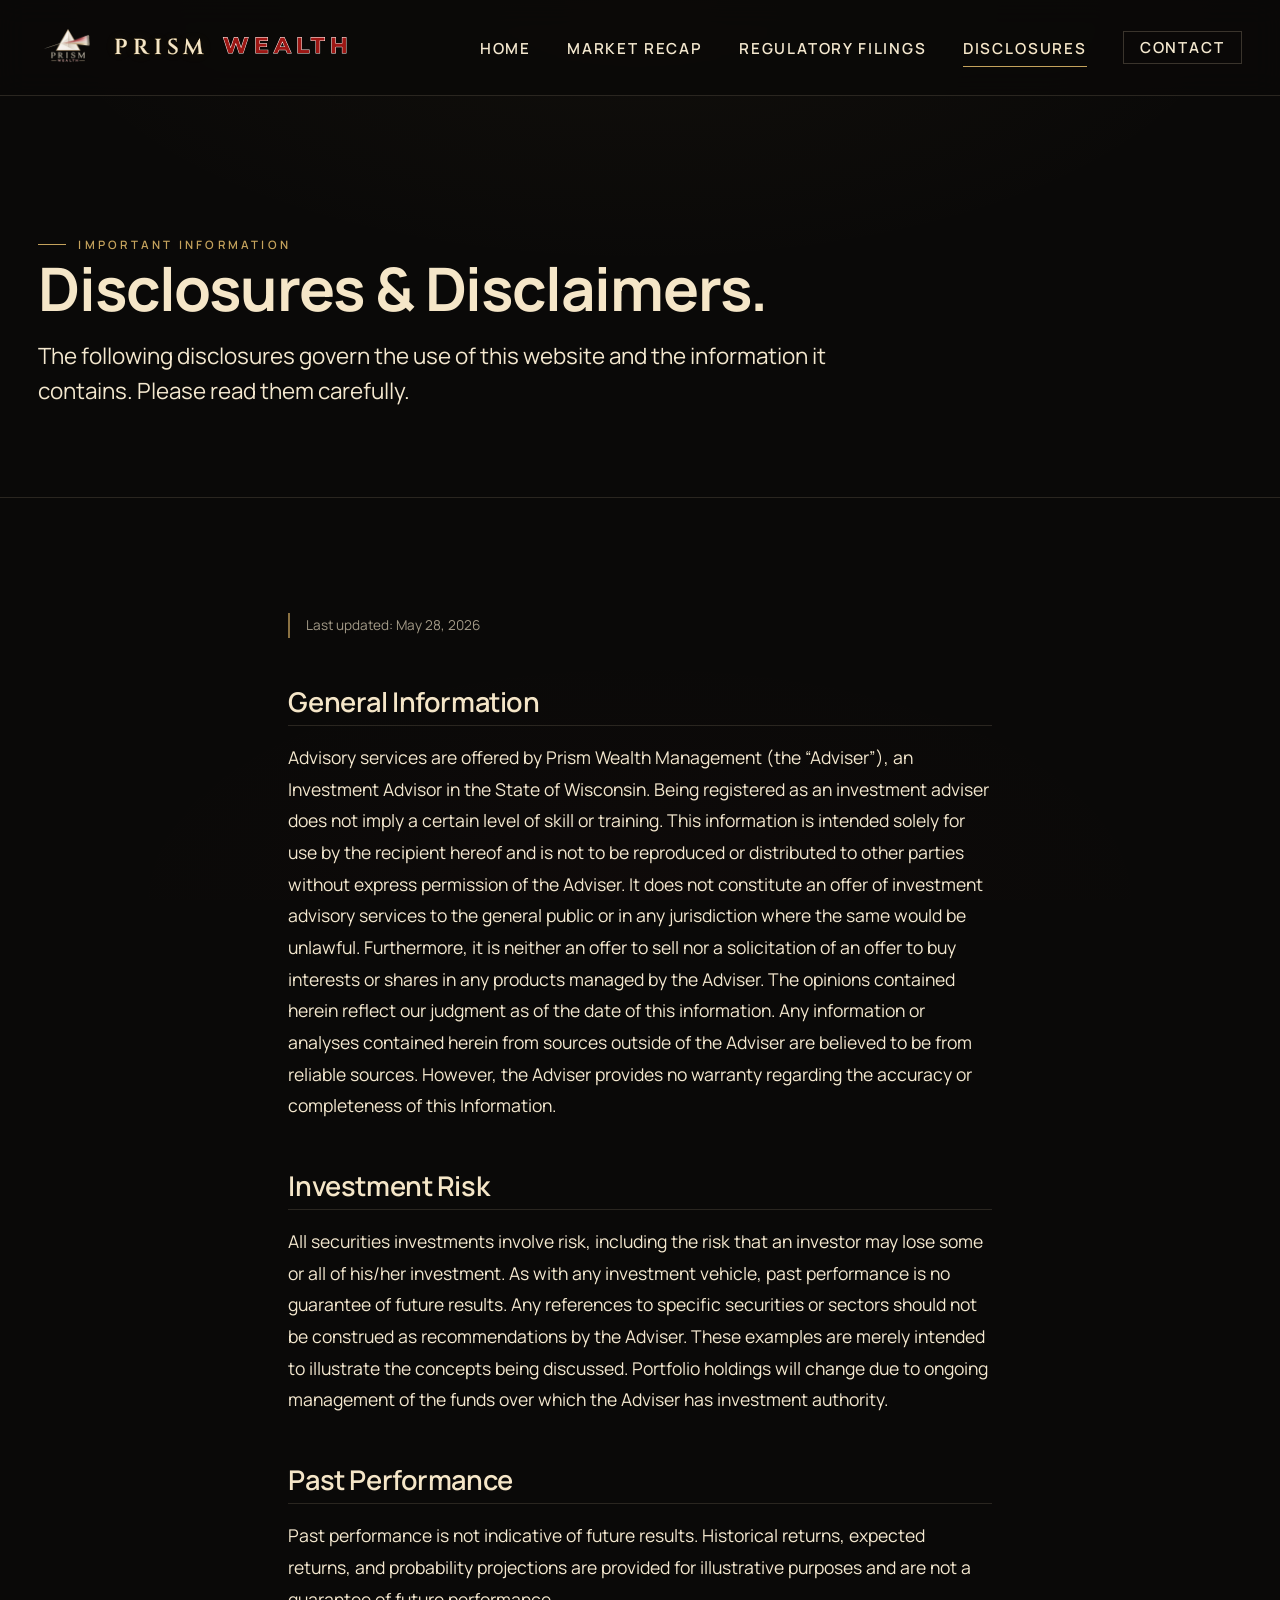
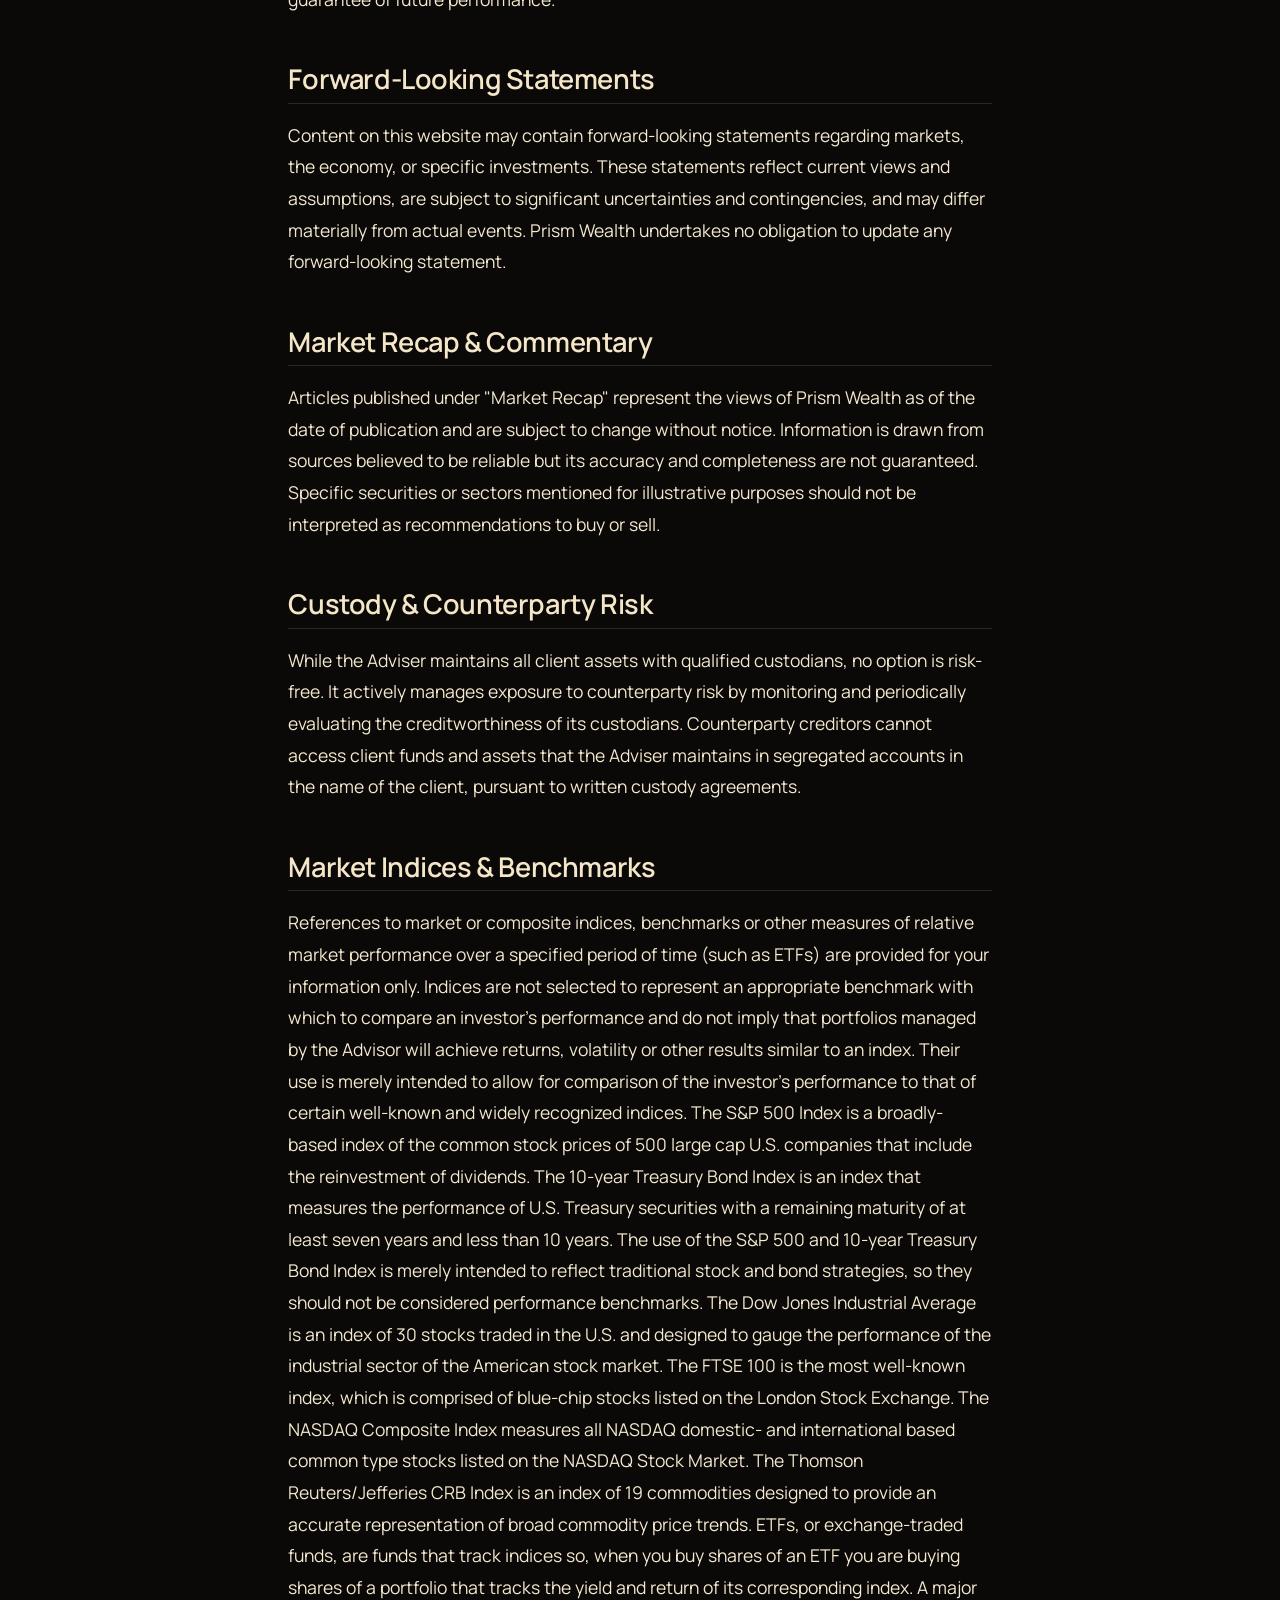
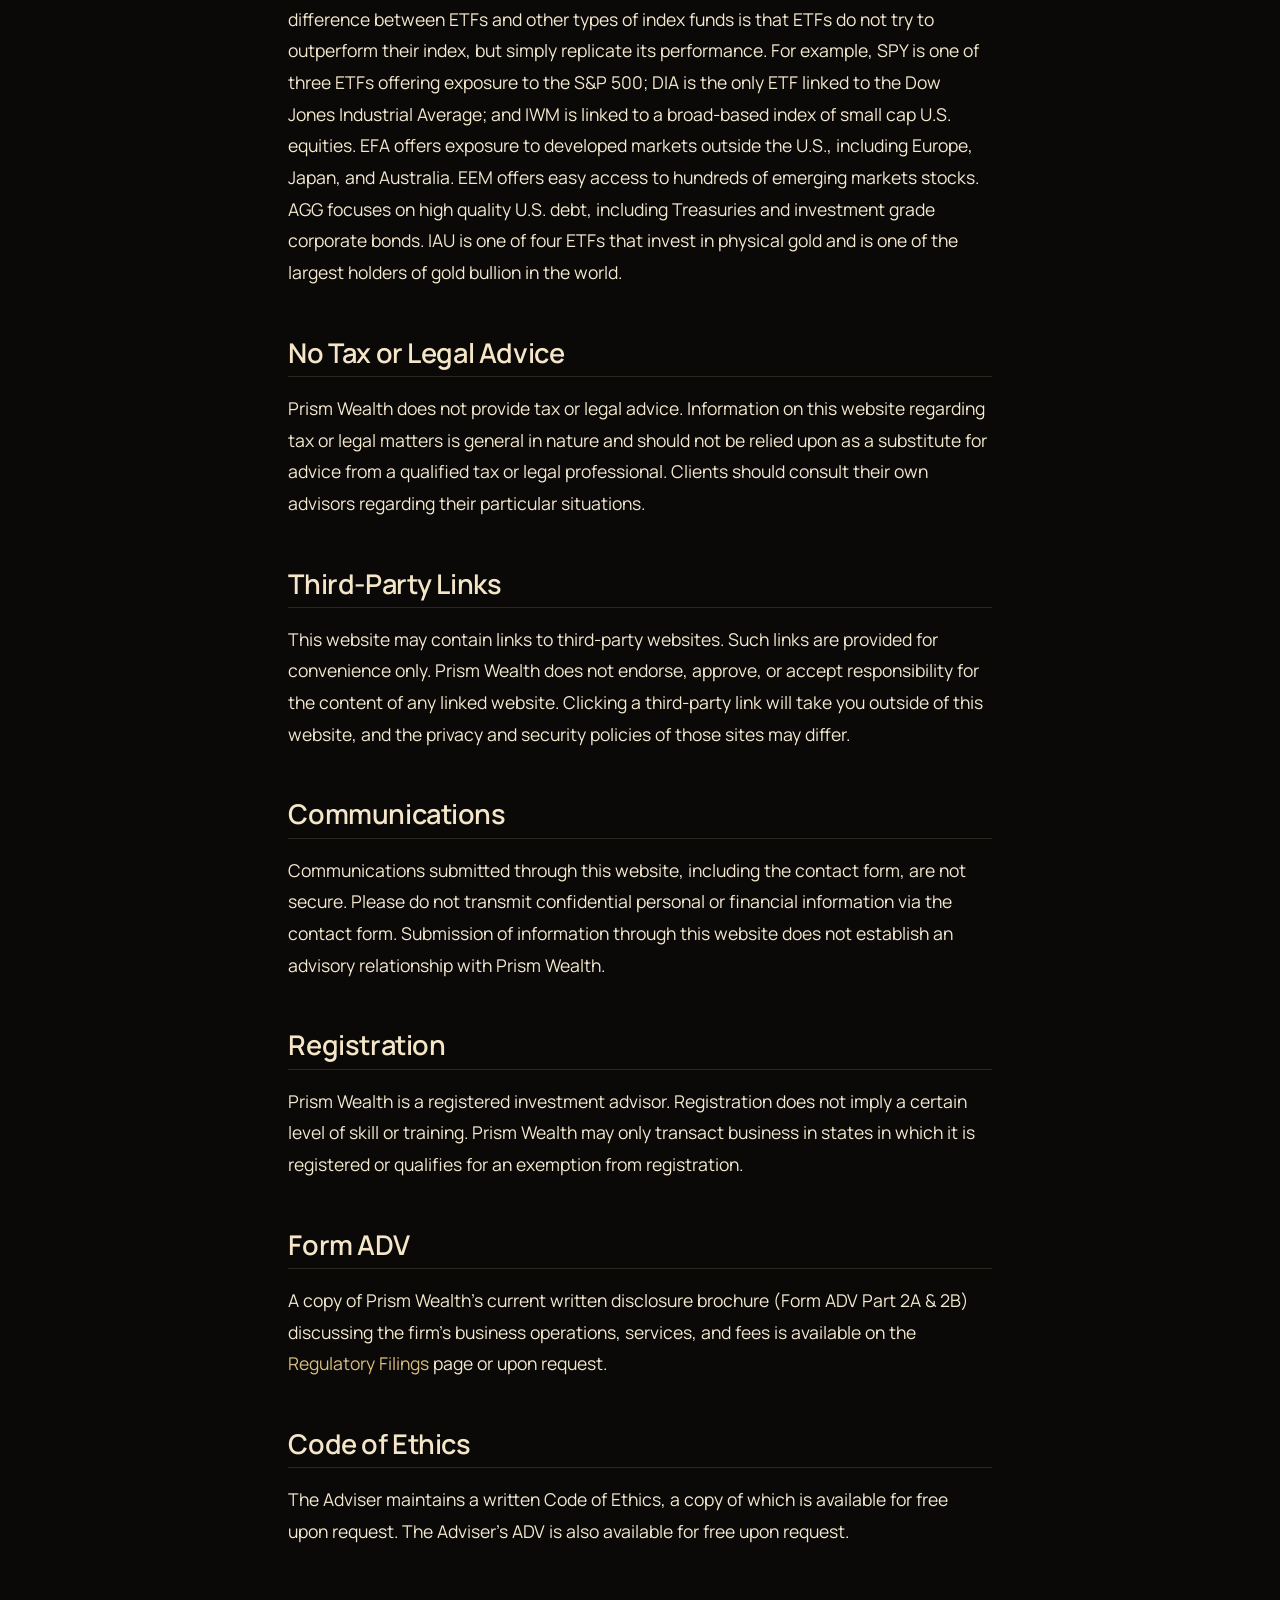
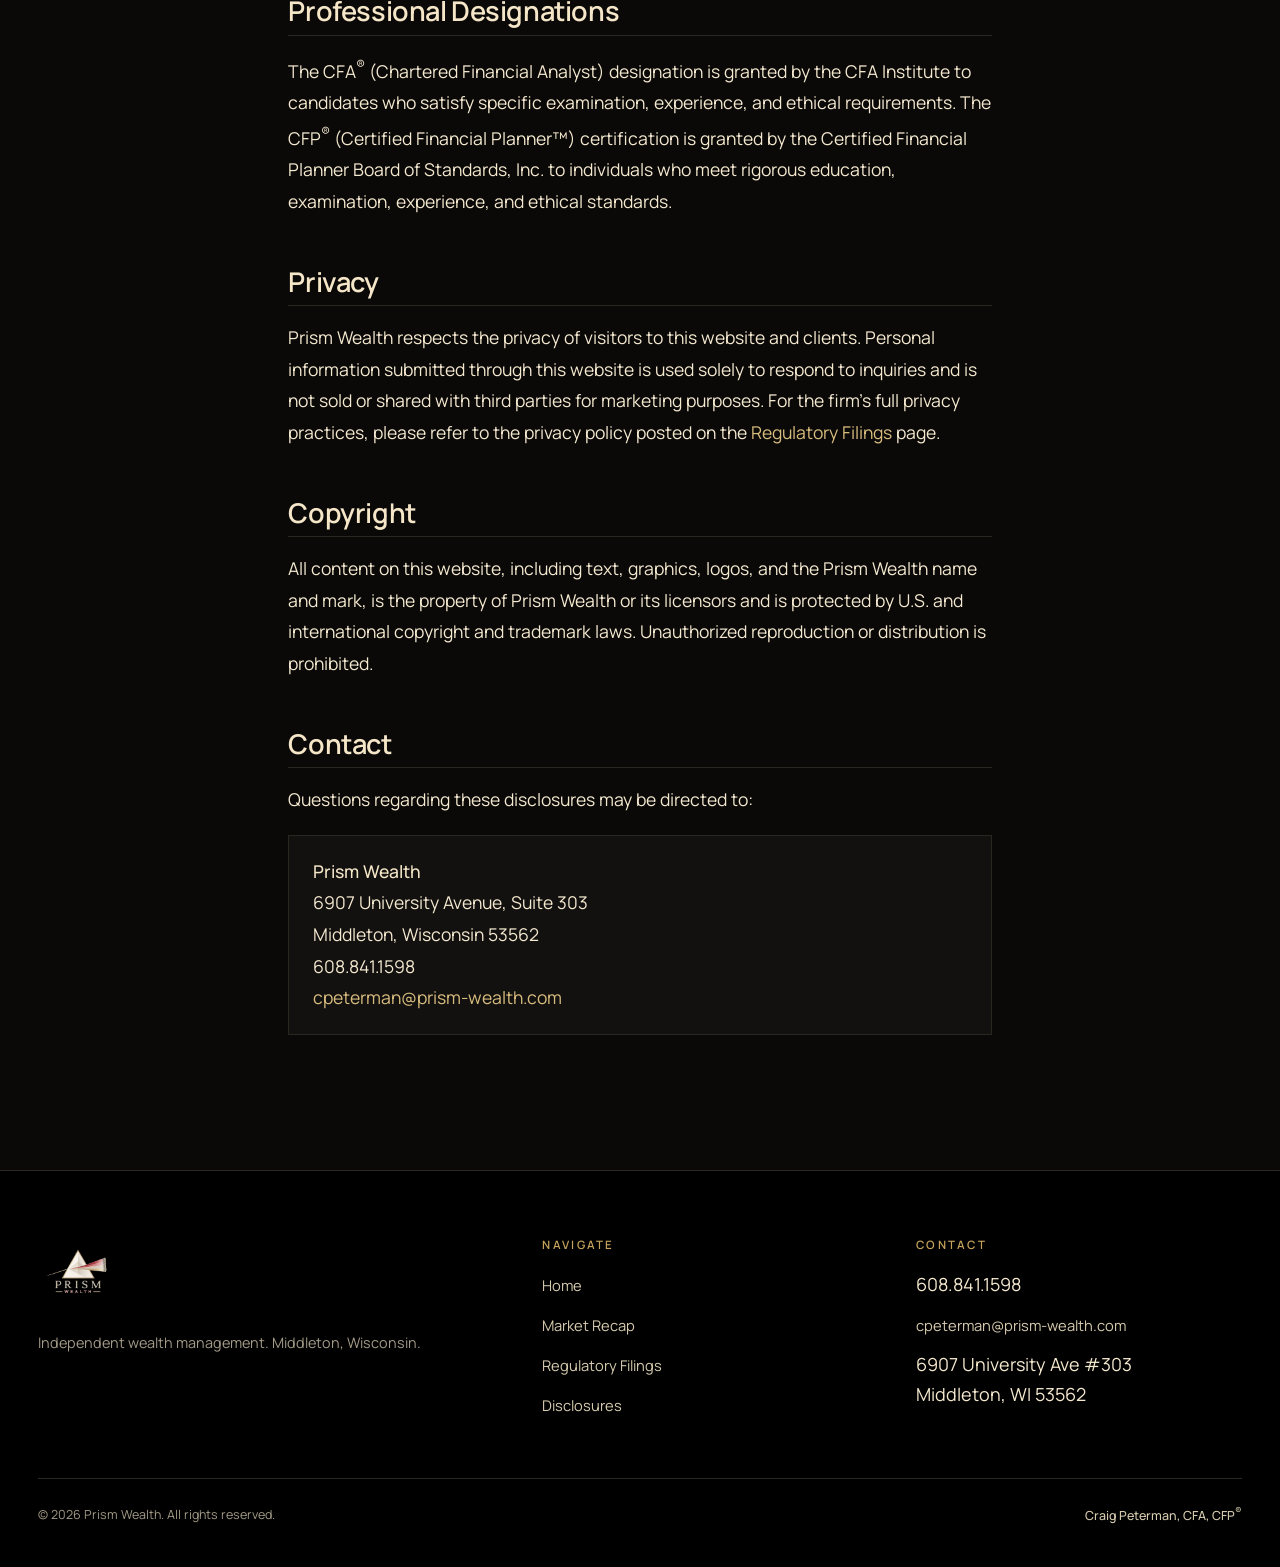
<file: disclaimers.html>
<!DOCTYPE html>
<html lang="en">
<head>
  <meta charset="UTF-8" />
  <meta name="viewport" content="width=device-width, initial-scale=1.0" />
  <title>Disclosures — Prism Wealth</title>
  <meta name="description" content="Important disclosures, disclaimers, and terms of use for the Prism Wealth website." />

  <link rel="icon" type="image/png" href="logo.png" />

  <link rel="preconnect" href="https://fonts.googleapis.com" />
  <link rel="preconnect" href="https://fonts.gstatic.com" crossorigin />
  <link href="https://fonts.googleapis.com/css2?family=Cinzel:wght@400;500;600&family=Montserrat:wght@600;700;800&family=Manrope:wght@300;400;500;600;700;800&family=JetBrains+Mono:wght@400;500&display=swap" rel="stylesheet" />

  <link rel="stylesheet" href="styles.css" />
</head>
<body>

  <header class="site-header">
    <nav class="nav" aria-label="Primary">
      <a href="index.html" class="nav__brand" aria-label="Prism Wealth — Home">
        <img src="logo.png" alt="Prism Wealth" />
        <span class="nav__brand-text"><span class="prism">PRISM</span> <span class="wealth">WEALTH</span></span>
      </a>
      <button class="nav__toggle" aria-expanded="false" aria-controls="primary-nav">Menu</button>
      <ul class="nav__links" id="primary-nav">
        <li><a href="index.html">Home</a></li>
        <li><a href="market-recap.html">Market Recap</a></li>
        <li><a href="regulatory.html">Regulatory Filings</a></li>
        <li><a href="disclaimers.html" class="active">Disclosures</a></li>
        <li><a href="index.html#contact" class="btn btn--ghost" style="padding:.5rem 1rem;">Contact</a></li>
      </ul>
    </nav>
  </header>

  <header class="page-head">
    <div class="page-head__inner">
      <span class="eyebrow">Important Information</span>
      <h1>Disclosures &amp; Disclaimers.</h1>
      <p class="lead">
        The following disclosures govern the use of this website and the information it contains. Please read them carefully.
      </p>
    </div>
  </header>

  <!--
    ==============================================================
    COMPLIANCE NOTE
    The text below is a working template only. Craig should
    review every section with his compliance officer / IARD
    rep and edit accordingly before going live.
    ==============================================================
  -->

  <section>
    <div class="container-narrow longform">

      <p style="font-size: .85rem; color: var(--text-mute); border-left: 2px solid var(--gold-dim); padding-left: 1rem;">
        Last updated: <span id="last-updated">May 28, 2026</span>
      </p>

      <h2>General Information</h2>
      <p>
        Advisory services are offered by Prism Wealth Management (the &ldquo;Adviser&rdquo;), an Investment Advisor in the State of Wisconsin. Being registered as an investment adviser does not imply a certain level of skill or training. This information is intended solely for use by the recipient hereof and is not to be reproduced or distributed to other parties without express permission of the Adviser. It does not constitute an offer of investment advisory services to the general public or in any jurisdiction where the same would be unlawful. Furthermore, it is neither an offer to sell nor a solicitation of an offer to buy interests or shares in any products managed by the Adviser. The opinions contained herein reflect our judgment as of the date of this information. Any information or analyses contained herein from sources outside of the Adviser are believed to be from reliable sources. However, the Adviser provides no warranty regarding the accuracy or completeness of this Information.
      </p>

      <h2>Investment Risk</h2>
      <p>
        All securities investments involve risk, including the risk that an investor may lose some or all of his/her investment. As with any investment vehicle, past performance is no guarantee of future results. Any references to specific securities or sectors should not be construed as recommendations by the Adviser. These examples are merely intended to illustrate the concepts being discussed. Portfolio holdings will change due to ongoing management of the funds over which the Adviser has investment authority.
      </p>

      <h2>Past Performance</h2>
      <p>
        Past performance is not indicative of future results. Historical returns, expected returns, and probability projections are provided for illustrative purposes and are not a guarantee of future performance.
      </p>

      <h2>Forward-Looking Statements</h2>
      <p>
        Content on this website may contain forward-looking statements regarding markets, the economy, or specific investments. These statements reflect current views and assumptions, are subject to significant uncertainties and contingencies, and may differ materially from actual events. Prism Wealth undertakes no obligation to update any forward-looking statement.
      </p>

      <h2>Market Recap &amp; Commentary</h2>
      <p>
        Articles published under "Market Recap" represent the views of Prism Wealth as of the date of publication and are subject to change without notice. Information is drawn from sources believed to be reliable but its accuracy and completeness are not guaranteed. Specific securities or sectors mentioned for illustrative purposes should not be interpreted as recommendations to buy or sell.
      </p>

      <h2>Custody &amp; Counterparty Risk</h2>
      <p>
        While the Adviser maintains all client assets with qualified custodians, no option is risk-free. It actively manages exposure to counterparty risk by monitoring and periodically evaluating the creditworthiness of its custodians. Counterparty creditors cannot access client funds and assets that the Adviser maintains in segregated accounts in the name of the client, pursuant to written custody agreements.
      </p>

      <h2>Market Indices &amp; Benchmarks</h2>
      <p>
        References to market or composite indices, benchmarks or other measures of relative market performance over a specified period of time (such as ETFs) are provided for your information only. Indices are not selected to represent an appropriate benchmark with which to compare an investor&rsquo;s performance and do not imply that portfolios managed by the Advisor will achieve returns, volatility or other results similar to an index. Their use is merely intended to allow for comparison of the investor&rsquo;s performance to that of certain well-known and widely recognized indices. The S&amp;P 500 Index is a broadly-based index of the common stock prices of 500 large cap U.S. companies that include the reinvestment of dividends. The 10-year Treasury Bond Index is an index that measures the performance of U.S. Treasury securities with a remaining maturity of at least seven years and less than 10 years. The use of the S&amp;P 500 and 10-year Treasury Bond Index is merely intended to reflect traditional stock and bond strategies, so they should not be considered performance benchmarks. The Dow Jones Industrial Average is an index of 30 stocks traded in the U.S. and designed to gauge the performance of the industrial sector of the American stock market. The FTSE 100 is the most well-known index, which is comprised of blue-chip stocks listed on the London Stock Exchange. The NASDAQ Composite Index measures all NASDAQ domestic- and international based common type stocks listed on the NASDAQ Stock Market. The Thomson Reuters/Jefferies CRB Index is an index of 19 commodities designed to provide an accurate representation of broad commodity price trends. ETFs, or exchange-traded funds, are funds that track indices so, when you buy shares of an ETF you are buying shares of a portfolio that tracks the yield and return of its corresponding index. A major difference between ETFs and other types of index funds is that ETFs do not try to outperform their index, but simply replicate its performance. For example, SPY is one of three ETFs offering exposure to the S&amp;P 500; DIA is the only ETF linked to the Dow Jones Industrial Average; and IWM is linked to a broad-based index of small cap U.S. equities. EFA offers exposure to developed markets outside the U.S., including Europe, Japan, and Australia. EEM offers easy access to hundreds of emerging markets stocks. AGG focuses on high quality U.S. debt, including Treasuries and investment grade corporate bonds. IAU is one of four ETFs that invest in physical gold and is one of the largest holders of gold bullion in the world.
      </p>

      <h2>No Tax or Legal Advice</h2>
      <p>
        Prism Wealth does not provide tax or legal advice. Information on this website regarding tax or legal matters is general in nature and should not be relied upon as a substitute for advice from a qualified tax or legal professional. Clients should consult their own advisors regarding their particular situations.
      </p>

      <h2>Third-Party Links</h2>
      <p>
        This website may contain links to third-party websites. Such links are provided for convenience only. Prism Wealth does not endorse, approve, or accept responsibility for the content of any linked website. Clicking a third-party link will take you outside of this website, and the privacy and security policies of those sites may differ.
      </p>

      <h2>Communications</h2>
      <p>
        Communications submitted through this website, including the contact form, are not secure. Please do not transmit confidential personal or financial information via the contact form. Submission of information through this website does not establish an advisory relationship with Prism Wealth.
      </p>

      <h2>Registration</h2>
      <p>
        Prism Wealth is a registered investment advisor. Registration does not imply a certain level of skill or training. Prism Wealth may only transact business in states in which it is registered or qualifies for an exemption from registration.
      </p>

      <h2>Form ADV</h2>
      <p>
        A copy of Prism Wealth's current written disclosure brochure (Form ADV Part 2A &amp; 2B) discussing the firm's business operations, services, and fees is available on the <a href="regulatory.html">Regulatory Filings</a> page or upon request.
      </p>

      <h2>Code of Ethics</h2>
      <p>
        The Adviser maintains a written Code of Ethics, a copy of which is available for free upon request. The Adviser&rsquo;s ADV is also available for free upon request.
      </p>

      <h2>Professional Designations</h2>
      <p>
        The CFA<sup>®</sup> (Chartered Financial Analyst) designation is granted by the CFA Institute to candidates who satisfy specific examination, experience, and ethical requirements. The CFP<sup>®</sup> (Certified Financial Planner™) certification is granted by the Certified Financial Planner Board of Standards, Inc. to individuals who meet rigorous education, examination, experience, and ethical standards.
      </p>

      <h2>Privacy</h2>
      <p>
        Prism Wealth respects the privacy of visitors to this website and clients. Personal information submitted through this website is used solely to respond to inquiries and is not sold or shared with third parties for marketing purposes. For the firm's full privacy practices, please refer to the privacy policy posted on the <a href="regulatory.html">Regulatory Filings</a> page.
      </p>

      <h2>Copyright</h2>
      <p>
        All content on this website, including text, graphics, logos, and the Prism Wealth name and mark, is the property of Prism Wealth or its licensors and is protected by U.S. and international copyright and trademark laws. Unauthorized reproduction or distribution is prohibited.
      </p>

      <h2>Contact</h2>
      <p>
        Questions regarding these disclosures may be directed to:
      </p>
      <p style="background: var(--bg-card); border: 1px solid var(--hairline); padding: 1.25rem 1.5rem;">
        <strong style="color: var(--cream); font-weight: 500;">Prism Wealth</strong><br />
        6907 University Avenue, Suite 303<br />
        Middleton, Wisconsin 53562<br />
        608.841.1598<br />
        <a href="mailto:cpeterman@prism-wealth.com">cpeterman@prism-wealth.com</a>
      </p>

    </div>
  </section>

  <!-- ===== Footer ===== -->
  <footer class="site-footer">
    <div class="container">
      <div class="footer__grid">
        <div class="footer__brand">
          <img src="logo.png" alt="Prism Wealth" />
          <p>Independent wealth management. Middleton, Wisconsin.</p>
        </div>
        <div class="footer__col">
          <h5>Navigate</h5>
          <ul>
            <li><a href="index.html">Home</a></li>
            <li><a href="market-recap.html">Market Recap</a></li>
            <li><a href="regulatory.html">Regulatory Filings</a></li>
            <li><a href="disclaimers.html">Disclosures</a></li>
          </ul>
        </div>
        <div class="footer__col">
          <h5>Contact</h5>
          <ul>
            <li>608.841.1598</li>
            <li><a href="mailto:cpeterman@prism-wealth.com">cpeterman@prism-wealth.com</a></li>
            <li>6907 University Ave #303<br />Middleton, WI 53562</li>
          </ul>
        </div>
      </div>
      <div class="footer__bottom">
        <span>© <span id="year"></span> Prism Wealth. All rights reserved.</span>
        <span class="credentials">Craig Peterman, CFA, CFP<sup>®</sup></span>
      </div>
    </div>
  </footer>

  <script src="main.js"></script>
</body>
</html>
</file>
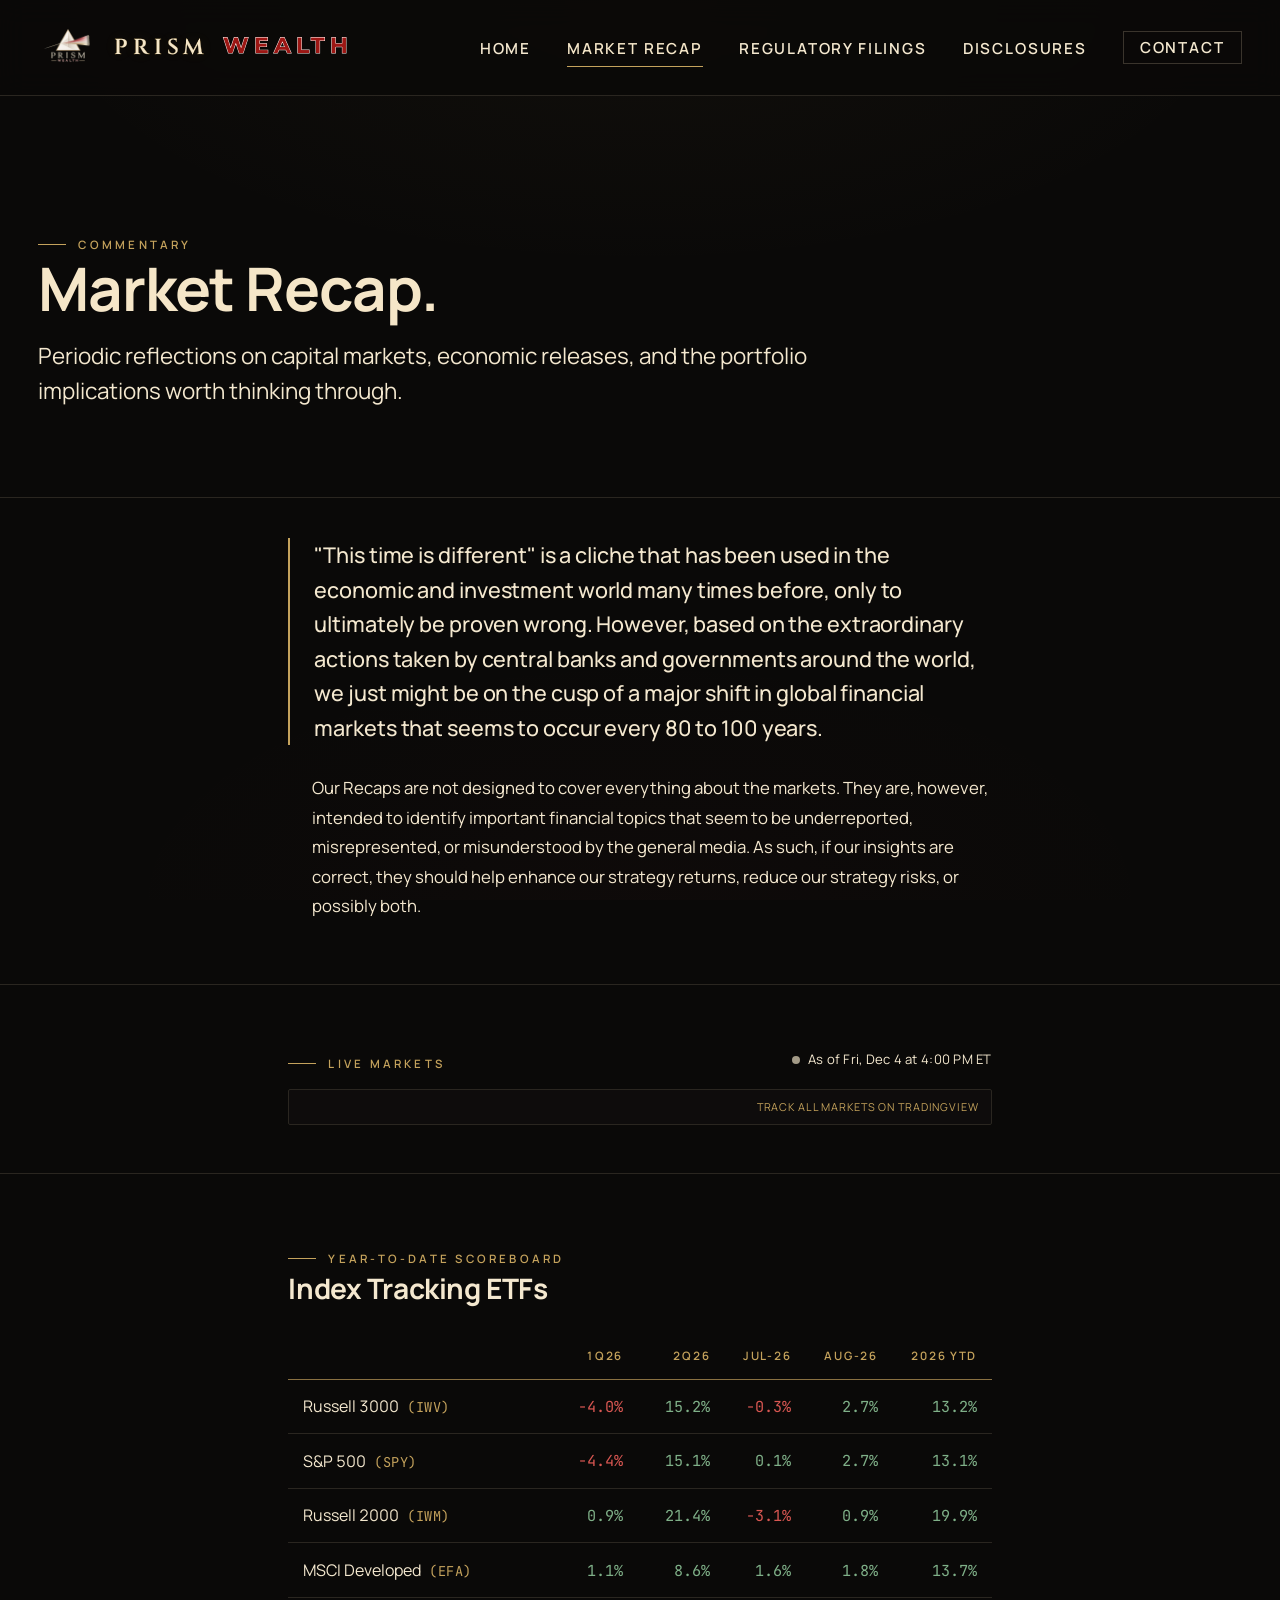
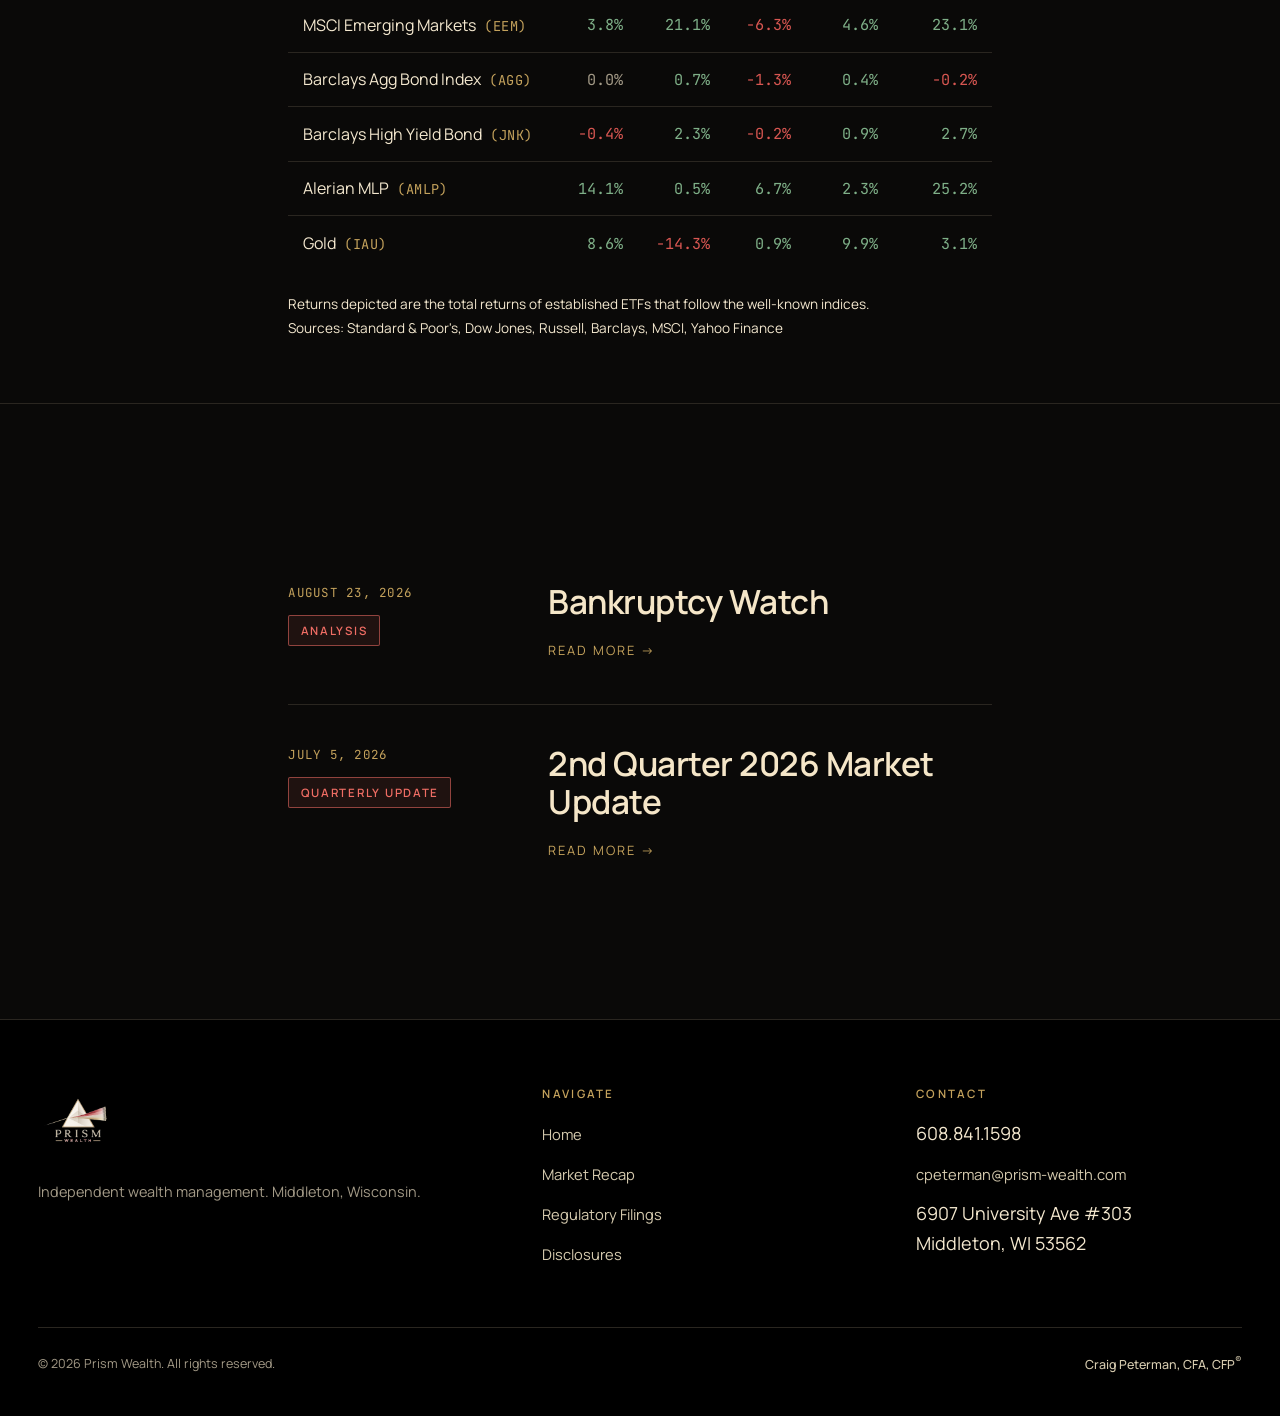
<file: market-recap.html>
<!DOCTYPE html>
<html lang="en">
<head>
  <meta charset="UTF-8" />
  <meta name="viewport" content="width=device-width, initial-scale=1.0" />
  <title>Market Recap — Prism Wealth</title>
  <meta name="description" content="Commentary on capital markets, economic data, and portfolio strategy from Prism Wealth." />

  <link rel="icon" type="image/png" href="logo.png" />

  <link rel="preconnect" href="https://fonts.googleapis.com" />
  <link rel="preconnect" href="https://fonts.gstatic.com" crossorigin />
  <link href="https://fonts.googleapis.com/css2?family=Cinzel:wght@400;500;600&family=Montserrat:wght@600;700;800&family=Manrope:wght@300;400;500;600;700;800&family=JetBrains+Mono:wght@400;500&display=swap" rel="stylesheet" />

  <link rel="stylesheet" href="styles.css" />
</head>
<body>

  <header class="site-header">
    <nav class="nav" aria-label="Primary">
      <a href="index.html" class="nav__brand" aria-label="Prism Wealth — Home">
        <img src="logo.png" alt="Prism Wealth" />
        <span class="nav__brand-text"><span class="prism">PRISM</span> <span class="wealth">WEALTH</span></span>
      </a>
      <button class="nav__toggle" aria-expanded="false" aria-controls="primary-nav">Menu</button>
      <ul class="nav__links" id="primary-nav">
        <li><a href="index.html">Home</a></li>
        <li><a href="market-recap.html" class="active">Market Recap</a></li>
        <li><a href="regulatory.html">Regulatory Filings</a></li>
        <li><a href="disclaimers.html">Disclosures</a></li>
        <li><a href="index.html#contact" class="btn btn--ghost" style="padding:.5rem 1rem;">Contact</a></li>
      </ul>
    </nav>
  </header>

  <!-- ===== Feed view (shown by default) ===== -->
  <div id="view-feed">
    <header class="page-head">
      <div class="page-head__inner">
        <span class="eyebrow">Commentary</span>
        <h1>Market Recap.</h1>
        <p class="lead">Periodic reflections on capital markets, economic releases, and the portfolio implications worth thinking through.</p>
      </div>
    </header>

    <section class="recap-intro">
      <div class="container-narrow">
        <p class="recap-intro__open">"This time is different" is a cliche that has been used in the economic and investment world many times before, only to ultimately be proven wrong. However, based on the extraordinary actions taken by central banks and governments around the world, we just might be on the cusp of a major shift in global financial markets that seems to occur every 80 to 100 years.</p>
        <p>Our Recaps are not designed to cover everything about the markets. They are, however, intended to identify important financial topics that seem to be underreported, misrepresented, or misunderstood by the general media. As such, if our insights are correct, they should help enhance our strategy returns, reduce our strategy risks, or possibly both.</p>
      </div>
    </section>

    <!-- =========================================================================
         Live Ticker — TradingView widget (free, third-party)
         To remove entirely, delete this whole <section> block.
         To change which tickers appear, edit the "symbols" array below.
         ========================================================================= -->
    <section class="live-ticker-section">
      <div class="container-narrow">
        <div class="live-ticker__header">
          <span class="eyebrow">Live Markets</span>
          <span class="live-ticker__status" id="market-status">
            <span class="dot"></span>
            <span id="market-status-text">Loading market status…</span>
          </span>
        </div>
        <div class="live-ticker">
          <div class="tradingview-widget-container">
            <div class="tradingview-widget-container__widget"></div>
            <div class="tradingview-widget-copyright">
              <a href="https://www.tradingview.com/" rel="noopener nofollow" target="_blank"><span class="blue-text">Track all markets on TradingView</span></a>
            </div>
            <script type="text/javascript" src="https://s3.tradingview.com/external-embedding/embed-widget-ticker-tape.js" async>
            {
              "symbols": [
                { "description": "S&P 500",         "proName": "AMEX:SPY"  },
                { "description": "Russell 3000",    "proName": "AMEX:IWV"  },
                { "description": "Russell 2000",    "proName": "AMEX:IWM"  },
                { "description": "MSCI Developed",  "proName": "AMEX:EFA"  },
                { "description": "MSCI Emerging",   "proName": "AMEX:EEM"  },
                { "description": "Agg Bond",        "proName": "AMEX:AGG"  },
                { "description": "High Yield Bond", "proName": "AMEX:JNK"  },
                { "description": "Alerian MLP",     "proName": "AMEX:AMLP" },
                { "description": "Gold",            "proName": "AMEX:IAU"  }
              ],
              "showSymbolLogo": false,
              "isTransparent": true,
              "displayMode": "adaptive",
              "colorTheme": "dark",
              "locale": "en"
            }
            </script>
          </div>
        </div>
      </div>
    </section>

    <section class="scoreboard-section">
      <div class="container-narrow">
        <div id="scoreboard"><!-- rendered by scoreboard.js --></div>
      </div>
    </section>

    <section>
      <div class="container-narrow">
        <div class="feed" id="feed-container">
          <!-- Posts injected by JS -->
        </div>
      </div>
    </section>
  </div>

  <!-- ===== Single-post view (shown when ?post=slug is present) ===== -->
  <div id="view-post" style="display:none;">
    <article class="post">
      <a href="market-recap.html" class="post__back">← All Posts</a>
      <div id="post-container">
        <!-- Single post injected by JS -->
      </div>
    </article>
  </div>

  <!-- ===== Footer ===== -->
  <footer class="site-footer">
    <div class="container">
      <div class="footer__grid">
        <div class="footer__brand">
          <img src="logo.png" alt="Prism Wealth" />
          <p>Independent wealth management. Middleton, Wisconsin.</p>
        </div>
        <div class="footer__col">
          <h5>Navigate</h5>
          <ul>
            <li><a href="index.html">Home</a></li>
            <li><a href="market-recap.html">Market Recap</a></li>
            <li><a href="regulatory.html">Regulatory Filings</a></li>
            <li><a href="disclaimers.html">Disclosures</a></li>
          </ul>
        </div>
        <div class="footer__col">
          <h5>Contact</h5>
          <ul>
            <li>608.841.1598</li>
            <li><a href="mailto:cpeterman@prism-wealth.com">cpeterman@prism-wealth.com</a></li>
            <li>6907 University Ave #303<br />Middleton, WI 53562</li>
          </ul>
        </div>
      </div>
      <div class="footer__bottom">
        <span>© <span id="year"></span> Prism Wealth. All rights reserved.</span>
        <span class="credentials">Craig Peterman, CFA, CFP<sup>®</sup></span>
      </div>
    </div>
  </footer>

  <script src="main.js"></script>
  <script src="posts.js"></script>
  <script src="scoreboard.js"></script>
</body>
</html>
</file>
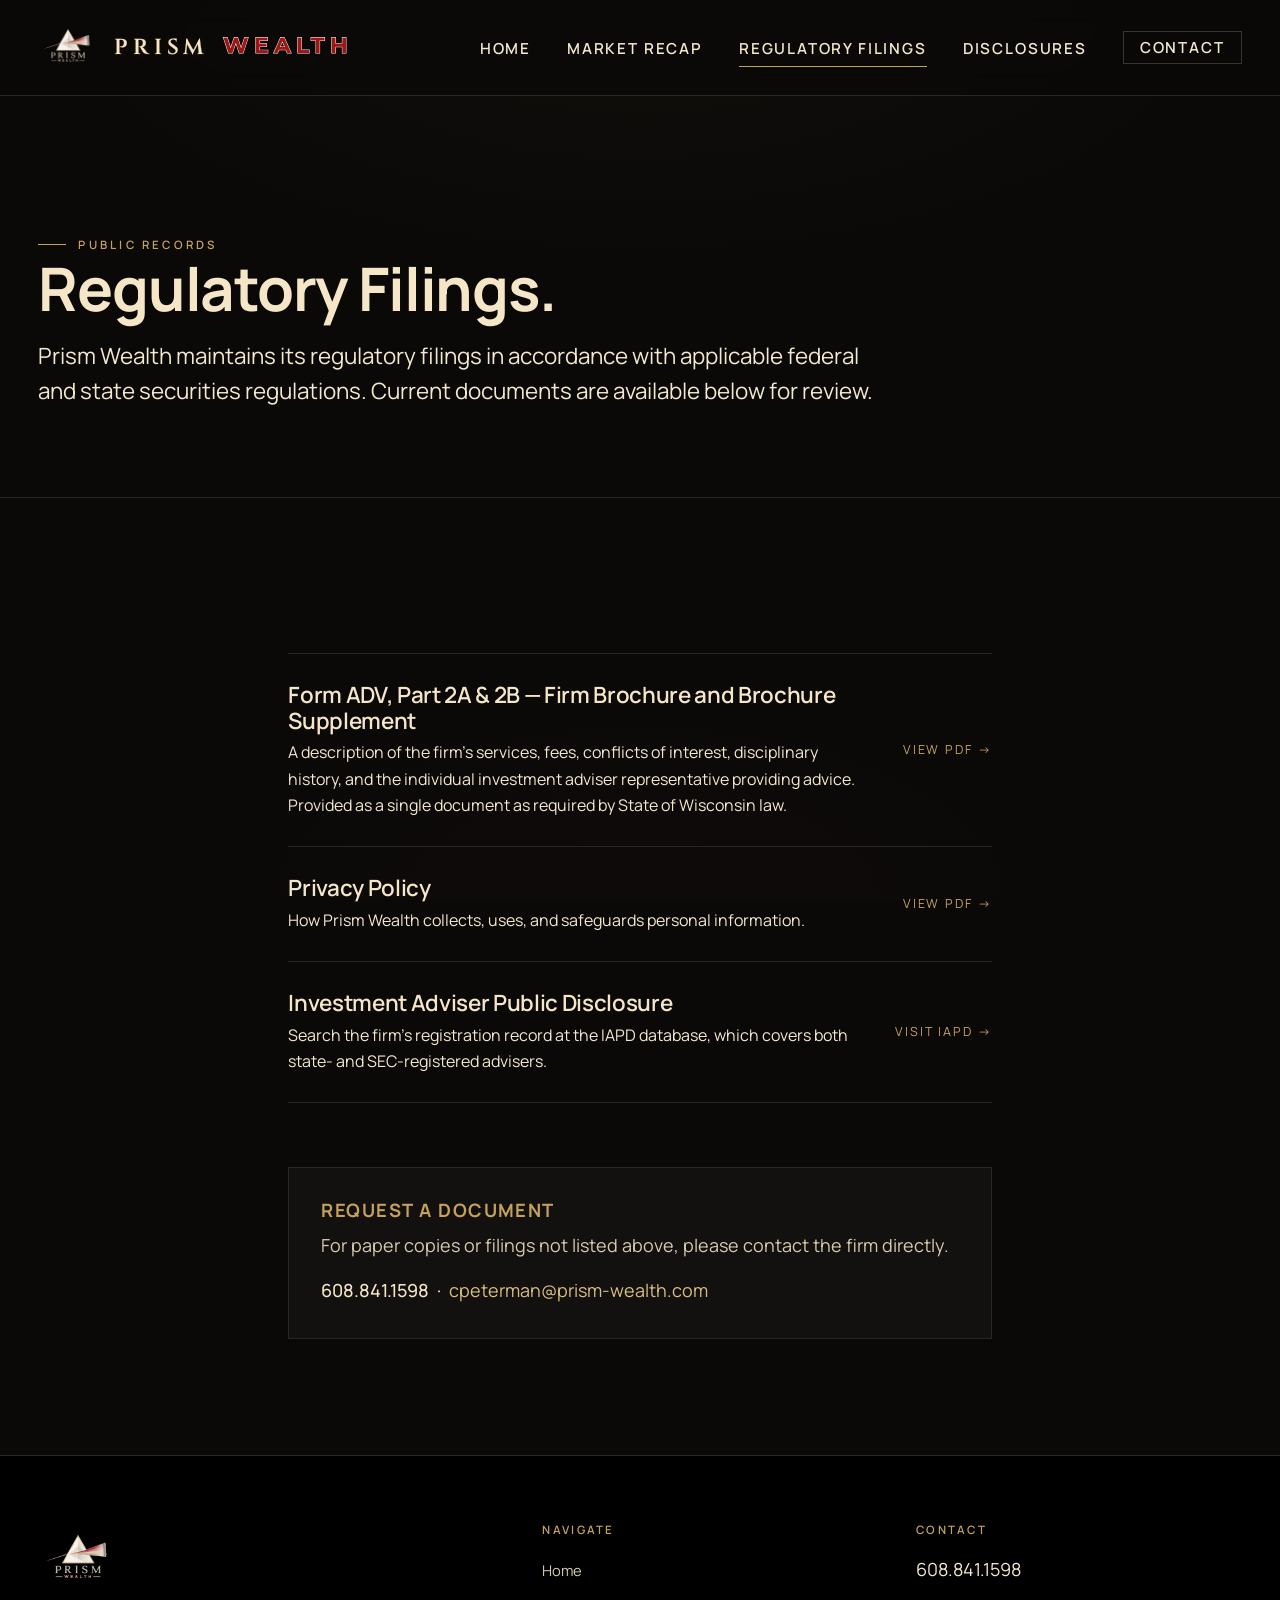
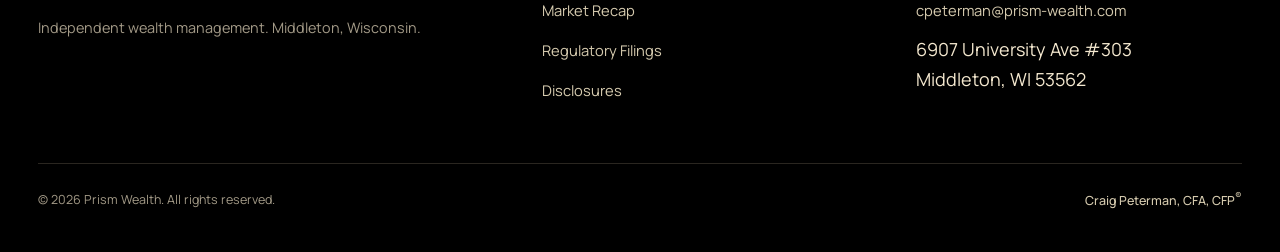
<file: regulatory.html>
<!DOCTYPE html>
<html lang="en">
<head>
  <meta charset="UTF-8" />
  <meta name="viewport" content="width=device-width, initial-scale=1.0" />
  <title>Regulatory Filings — Prism Wealth</title>
  <meta name="description" content="Regulatory filings, disclosures, and registration documents for Prism Wealth." />

  <link rel="icon" type="image/png" href="logo.png" />

  <link rel="preconnect" href="https://fonts.googleapis.com" />
  <link rel="preconnect" href="https://fonts.gstatic.com" crossorigin />
  <link href="https://fonts.googleapis.com/css2?family=Cinzel:wght@400;500;600&family=Montserrat:wght@600;700;800&family=Manrope:wght@300;400;500;600;700;800&family=JetBrains+Mono:wght@400;500&display=swap" rel="stylesheet" />

  <link rel="stylesheet" href="styles.css" />
</head>
<body>

  <header class="site-header">
    <nav class="nav" aria-label="Primary">
      <a href="index.html" class="nav__brand" aria-label="Prism Wealth — Home">
        <img src="logo.png" alt="Prism Wealth" />
        <span class="nav__brand-text"><span class="prism">PRISM</span> <span class="wealth">WEALTH</span></span>
      </a>
      <button class="nav__toggle" aria-expanded="false" aria-controls="primary-nav">Menu</button>
      <ul class="nav__links" id="primary-nav">
        <li><a href="index.html">Home</a></li>
        <li><a href="market-recap.html">Market Recap</a></li>
        <li><a href="regulatory.html" class="active">Regulatory Filings</a></li>
        <li><a href="disclaimers.html">Disclosures</a></li>
        <li><a href="index.html#contact" class="btn btn--ghost" style="padding:.5rem 1rem;">Contact</a></li>
      </ul>
    </nav>
  </header>

  <header class="page-head">
    <div class="page-head__inner">
      <span class="eyebrow">Public Records</span>
      <h1>Regulatory Filings.</h1>
      <p class="lead">
        Prism Wealth maintains its regulatory filings in accordance with applicable federal and state securities regulations. Current documents are available below for review.
      </p>
    </div>
  </header>

  <section>
    <div class="container-narrow">

      <!--
        ============================================================
        REPLACE THE href="#" VALUES BELOW WITH ACTUAL FILE PATHS
        Drop the PDF files alongside the HTML files and link them, e.g.:
        href="form-adv-2a-2b.pdf"   (the combined ADV brochure)
        href="privacy-policy.pdf"
        ============================================================
      -->

      <div class="filings">
        <a class="filing" href="#" target="_blank" rel="noopener">
          <div>
            <h3 class="filing__title">Form ADV, Part 2A &amp; 2B — Firm Brochure and Brochure Supplement</h3>
            <p class="filing__desc">A description of the firm's services, fees, conflicts of interest, disciplinary history, and the individual investment adviser representative providing advice. Provided as a single document as required by State of Wisconsin law.</p>
          </div>
          <span class="filing__link">View PDF →</span>
        </a>

        <a class="filing" href="#" target="_blank" rel="noopener">
          <div>
            <h3 class="filing__title">Privacy Policy</h3>
            <p class="filing__desc">How Prism Wealth collects, uses, and safeguards personal information.</p>
          </div>
          <span class="filing__link">View PDF →</span>
        </a>

        <a class="filing" href="https://adviserinfo.sec.gov/" target="_blank" rel="noopener">
          <div>
            <h3 class="filing__title">Investment Adviser Public Disclosure</h3>
            <p class="filing__desc">Search the firm's registration record at the IAPD database, which covers both state- and SEC-registered advisers.</p>
          </div>
          <span class="filing__link">Visit IAPD →</span>
        </a>
      </div>

      <div style="margin-top: 4rem; padding: 2rem; border: 1px solid var(--hairline); background: var(--bg-card);">
        <h4 style="margin-top:0;">Request a Document</h4>
        <p style="color: var(--text-soft); margin-bottom: 1rem;">
          For paper copies or filings not listed above, please contact the firm directly.
        </p>
        <p style="margin: 0;">
          <strong style="color: var(--cream); font-weight: 500;">608.841.1598</strong>
          &nbsp;·&nbsp;
          <a href="mailto:cpeterman@prism-wealth.com">cpeterman@prism-wealth.com</a>
        </p>
      </div>

    </div>
  </section>

  <!-- ===== Footer ===== -->
  <footer class="site-footer">
    <div class="container">
      <div class="footer__grid">
        <div class="footer__brand">
          <img src="logo.png" alt="Prism Wealth" />
          <p>Independent wealth management. Middleton, Wisconsin.</p>
        </div>
        <div class="footer__col">
          <h5>Navigate</h5>
          <ul>
            <li><a href="index.html">Home</a></li>
            <li><a href="market-recap.html">Market Recap</a></li>
            <li><a href="regulatory.html">Regulatory Filings</a></li>
            <li><a href="disclaimers.html">Disclosures</a></li>
          </ul>
        </div>
        <div class="footer__col">
          <h5>Contact</h5>
          <ul>
            <li>608.841.1598</li>
            <li><a href="mailto:cpeterman@prism-wealth.com">cpeterman@prism-wealth.com</a></li>
            <li>6907 University Ave #303<br />Middleton, WI 53562</li>
          </ul>
        </div>
      </div>
      <div class="footer__bottom">
        <span>© <span id="year"></span> Prism Wealth. All rights reserved.</span>
        <span class="credentials">Craig Peterman, CFA, CFP<sup>®</sup></span>
      </div>
    </div>
  </footer>

  <script src="main.js"></script>
</body>
</html>
</file>
<file: styles.css>
/* =========================================================================
   PRISM WEALTH — master stylesheet
   Editorial / private-bank aesthetic. Black + cream + gold + restrained red.
   ========================================================================= */

/* ---------- Page enter / exit transitions ----------
   Driven by JS in main.js — works on every browser and every protocol
   (file://, http://, https://). Header & footer stay anchored; only
   <main> and the footer fade as a unit, giving a soft cinematic feel.
   ===================================================== */

@keyframes prism-page-enter {
  0%   {
    opacity: 0;
    transform: translateY(14px);
    filter: blur(4px);
  }
  60%  {
    filter: blur(0);
  }
  100% {
    opacity: 1;
    transform: translateY(0);
    filter: blur(0);
  }
}

@keyframes prism-page-exit {
  0%   {
    opacity: 1;
    transform: translateY(0);
    filter: blur(0);
  }
  100% {
    opacity: 0;
    transform: translateY(-10px);
    filter: blur(4px);
  }
}

/* The site shell stays anchored (the sticky nav is the only "persistent"
   element). Everything else — content sections and the footer — animates
   together as one. Targeting body's direct children rather than a single
   wrapper avoids any markup changes. */
body > section,
body > div,
body > .site-footer {
  animation: prism-page-enter 620ms cubic-bezier(.16, 1, .3, 1) both;
  will-change: opacity, transform, filter;
}

body.is-leaving > section,
body.is-leaving > div,
body.is-leaving > .site-footer {
  animation: prism-page-exit 320ms cubic-bezier(.4, 0, .2, 1) both;
}

/* Lock interaction during the exit so users can't double-click links. */
body.is-leaving {
  pointer-events: none;
  cursor: progress;
}

/* Honor reduced-motion: instant render, no animation. */
@media (prefers-reduced-motion: reduce) {
  body > section,
  body > div,
  body > .site-footer,
  body.is-leaving > section,
  body.is-leaving > div,
  body.is-leaving > .site-footer {
    animation: none !important;
  }
}

:root {
  /* Color tokens — extracted from the brand mark */
  --black:        #000000;
  --bg:           #0a0908;
  --bg-card:      #121110;
  --bg-elev:      #1a1715;
  --hairline:     #2a2620;
  --hairline-2:   #3a342c;

  --gold:         #c4a25c;
  --gold-bright:  #d9bd7e;
  --gold-dim:     #8a7142;

  --red:          #9d1714;
  --red-dim:      #6c0f0c;
  --red-bright:   #ef6d64;   /* accent red for small text/borders on dark bg */

  --cream:        #f5e6c8;
  /* Text — brightened for stronger contrast on older eyes */
  --text:         #f4e8cf;
  --text-soft:    #d6cbaf;
  --text-mute:    #a39a87;

  /* Typography */
  --f-display:    'Manrope', -apple-system, BlinkMacSystemFont, 'Segoe UI', sans-serif;
  --f-brand:      'Cinzel', 'Trajan Pro', Georgia, serif;
  --f-gotham:     'Gotham', 'Montserrat', 'Proxima Nova', -apple-system, BlinkMacSystemFont, sans-serif;
  --f-body:       'Manrope', -apple-system, BlinkMacSystemFont, 'Segoe UI', sans-serif;
  --f-mono:       'JetBrains Mono', ui-monospace, Menlo, monospace;

  /* Spacing rhythm */
  --gutter:       clamp(1.25rem, 3vw, 2.5rem);
  --pad-section:  clamp(4rem, 9vw, 8rem);
  --container:    1280px;

  /* Motion */
  --ease:         cubic-bezier(.2, .7, .2, 1);
  --ease-emph:    cubic-bezier(.16, 1, .3, 1);
}

/* ---------- Reset / base ---------- */
*,
*::before,
*::after { box-sizing: border-box; }

html { scroll-behavior: smooth; }

body {
  margin: 0;
  background: var(--bg);
  color: var(--text);
  font-family: var(--f-body);
  font-size: 18px;
  line-height: 1.65;
  font-weight: 400;
  -webkit-font-smoothing: antialiased;
  -moz-osx-font-smoothing: grayscale;
  text-rendering: optimizeLegibility;
  /* Subtle vignette to give the black depth */
  background-image:
    radial-gradient(ellipse 80% 50% at 50% 0%, rgba(196, 162, 92, .04), transparent 60%),
    radial-gradient(ellipse 60% 40% at 50% 100%, rgba(200, 66, 74, .025), transparent 70%);
  background-attachment: fixed;
}

img { max-width: 100%; display: block; }

a {
  color: var(--gold-bright);
  text-decoration: none;
  transition: color .2s var(--ease);
}
a:hover { color: var(--cream); }

::selection { background: var(--gold); color: var(--black); }

/* ---------- Typography ---------- */
h1, h2, h3, h4 {
  font-family: var(--f-display);
  font-weight: 600;
  letter-spacing: -.015em;
  line-height: 1.15;
  color: var(--cream);
  margin: 0 0 .5em;
}

h1 { font-size: clamp(2.25rem, 5vw, 3.75rem); letter-spacing: -.02em; font-weight: 700; }
h2 { font-size: clamp(1.75rem, 3.4vw, 2.5rem); font-weight: 600; }
h3 { font-size: clamp(1.25rem, 2vw, 1.6rem); font-weight: 600; }
h4 { font-size: 1.15rem; font-family: var(--f-body); font-weight: 700; letter-spacing: .08em; text-transform: uppercase; color: var(--gold); }

p { margin: 0 0 1.1em; color: var(--text); }

.eyebrow {
  font-family: var(--f-body);
  font-size: .72rem;
  font-weight: 600;
  letter-spacing: .28em;
  text-transform: uppercase;
  color: var(--gold);
  display: inline-flex;
  align-items: center;
  gap: .75rem;
}
.eyebrow::before {
  content: '';
  width: 28px; height: 1px;
  background: var(--gold);
}

.lead {
  font-family: var(--f-display);
  font-size: clamp(1.15rem, 1.8vw, 1.4rem);
  line-height: 1.55;
  color: var(--text);
  font-weight: 400;
}

/* ---------- Layout primitives ---------- */
.container {
  width: 100%;
  max-width: var(--container);
  margin: 0 auto;
  padding: 0 var(--gutter);
}

.container-narrow {
  width: 100%;
  max-width: 780px;
  margin: 0 auto;
  padding: 0 var(--gutter);
}

section { padding: var(--pad-section) 0; }

/* Decorative gold hairline rule — echoes the gold flanks of "WEALTH" in the logo */
.rule {
  display: flex;
  align-items: center;
  justify-content: center;
  gap: 1rem;
  margin: 1.5rem 0;
}
.rule::before,
.rule::after {
  content: '';
  flex: 1;
  height: 1px;
  background: linear-gradient(90deg, transparent, var(--gold-dim), transparent);
  max-width: 80px;
}
.rule__diamond {
  width: 6px; height: 6px;
  background: var(--gold);
  transform: rotate(45deg);
}

/* ---------- Header / Nav ---------- */
.site-header {
  position: sticky;
  top: 0;
  z-index: 50;
  background: rgba(10, 9, 8, .82);
  backdrop-filter: saturate(180%) blur(14px);
  -webkit-backdrop-filter: saturate(180%) blur(14px);
  border-bottom: 1px solid var(--hairline);
}

.nav {
  display: flex;
  align-items: center;
  justify-content: space-between;
  padding: 1.1rem var(--gutter);
  max-width: var(--container);
  margin: 0 auto;
}

.nav__brand {
  display: flex;
  align-items: center;
  gap: 1rem;
  text-decoration: none;
}
.nav__brand img { height: 60px; width: auto; }
.nav__brand-text {
  font-family: var(--f-brand);
  font-size: 1.35rem;
  letter-spacing: .22em;
  color: var(--cream);
  font-weight: 500;
  line-height: 1;
}
/* PRISM — Trajan/Cinzel engraved treatment:
   - SemiBold weight for substantial Roman-inscription strokes
   - Cream fill with a hairline gold rim for the metallic outline
   - Soft drop shadow below for engraved depth */
.nav__brand-text .prism {
  color: var(--cream);
  font-weight: 600;
  -webkit-text-stroke: 0.4px var(--gold);
  paint-order: stroke fill;
  text-shadow:
    0 1px 0 rgba(0, 0, 0, .55),
    0 0 14px rgba(196, 162, 92, .12);
}
.nav__brand-text .wealth {
  /* Gotham geometric sans (Montserrat is the free fallback that ships
     identically at this scale). If the viewer has Gotham installed
     locally, the browser uses the real font. */
  font-family: var(--f-gotham);
  color: var(--red);
  -webkit-text-stroke: 1px #ffede9;
  paint-order: stroke fill;
  font-weight: 700;
  letter-spacing: .22em;
  margin-left: .25em;
  text-shadow: none;
  /* Lift slightly so the sans-serif baseline lines up with Cinzel's caps */
  position: relative;
  top: -.05em;
}

.nav__links {
  display: flex;
  align-items: center;
  gap: 2.25rem;
  list-style: none;
  margin: 0; padding: 0;
}
.nav__links a {
  font-family: var(--f-body);
  font-size: .95rem;
  font-weight: 600;
  letter-spacing: .12em;
  text-transform: uppercase;
  color: var(--text);
  position: relative;
  padding: .25rem 0;
}
.nav__links a::after {
  content: '';
  position: absolute;
  left: 0; right: 0; bottom: -4px;
  height: 1px;
  background: var(--gold);
  transform: scaleX(0);
  transform-origin: left;
  transition: transform .3s var(--ease-emph);
}
.nav__links a:hover,
.nav__links a.active { color: var(--cream); }
.nav__links a:hover::after,
.nav__links a.active::after { transform: scaleX(1); }

.nav__toggle {
  display: none;
  background: none;
  border: 1px solid var(--hairline-2);
  color: var(--cream);
  padding: .5rem .75rem;
  font-family: var(--f-body);
  font-size: .75rem;
  letter-spacing: .15em;
  text-transform: uppercase;
  cursor: pointer;
}

@media (max-width: 820px) {
  .nav__links { display: none; }
  .nav__toggle { display: inline-block; }
  .nav__links.open {
    display: flex;
    position: absolute;
    top: 100%;
    left: 0; right: 0;
    background: var(--bg);
    border-bottom: 1px solid var(--hairline);
    flex-direction: column;
    align-items: flex-start;
    gap: 0;
    padding: .5rem var(--gutter) 1.5rem;
  }
  .nav__links.open li { width: 100%; }
  .nav__links.open a {
    display: block;
    padding: 1rem 0;
    border-bottom: 1px solid var(--hairline);
  }
}

/* ---------- Hero (home) ---------- */
.hero {
  position: relative;
  min-height: 88vh;
  display: flex;
  align-items: center;
  padding: 6rem 0 4rem;
  overflow: hidden;
}

.hero__beam {
  position: absolute;
  top: 50%;
  left: -10%;
  width: 130%;
  height: 1px;
  background: linear-gradient(90deg,
    transparent 0%,
    rgba(196, 162, 92, .15) 30%,
    rgba(200, 66, 74, .6) 50%,
    rgba(196, 162, 92, .15) 70%,
    transparent 100%
  );
  transform: rotate(-2deg);
  filter: blur(.4px);
  pointer-events: none;
}
.hero__beam::after {
  content: '';
  position: absolute;
  inset: -8px 0;
  background: inherit;
  filter: blur(8px);
  opacity: .6;
}

.hero__grid {
  display: grid;
  grid-template-columns: 1.1fr .9fr;
  gap: clamp(2rem, 5vw, 5rem);
  align-items: center;
  position: relative;
  z-index: 1;
}

.hero__copy h1 {
  font-weight: 700;
}
.hero__copy h1 .accent {
  color: var(--gold);
  font-weight: 700;
}

.hero__copy .lead { margin-top: 1.5rem; max-width: 32em; }

.hero__cta {
  margin-top: 2.5rem;
  display: flex;
  flex-wrap: wrap;
  gap: 1rem;
}

.hero__mark {
  display: flex;
  justify-content: center;
  align-items: center;
  position: relative;
}
.hero__mark img {
  max-width: 480px;
  width: 100%;
  filter: drop-shadow(0 30px 80px rgba(200, 66, 74, .12));
  animation: hero-mark-in 1.4s var(--ease-emph) both;
}

@keyframes hero-mark-in {
  from { opacity: 0; transform: translateY(20px) scale(.96); }
  to   { opacity: 1; transform: translateY(0) scale(1); }
}

@media (max-width: 820px) {
  .hero__grid { grid-template-columns: 1fr; }
  .hero__mark { order: -1; }
  .hero__mark img { max-width: 280px; }
}

/* ---------- Buttons ---------- */
.btn {
  display: inline-flex;
  align-items: center;
  gap: .65rem;
  padding: .95rem 1.75rem;
  font-family: var(--f-body);
  font-size: .82rem;
  font-weight: 600;
  letter-spacing: .18em;
  text-transform: uppercase;
  border: 1px solid var(--gold);
  background: transparent;
  color: var(--cream);
  cursor: pointer;
  transition: all .3s var(--ease-emph);
  text-decoration: none;
  line-height: 1;
}
.btn:hover {
  background: var(--gold);
  color: var(--black);
}
.btn--primary {
  background: var(--gold);
  color: var(--black);
}
.btn--primary:hover {
  background: var(--gold-bright);
  color: var(--black);
}
.btn--ghost {
  border-color: var(--hairline-2);
  color: var(--text-soft);
}
.btn--ghost:hover {
  border-color: var(--gold);
  background: transparent;
  color: var(--cream);
}
.btn .arrow {
  display: inline-block;
  transition: transform .3s var(--ease-emph);
}
.btn:hover .arrow { transform: translateX(4px); }

/* ---------- Pillars / values grid ---------- */
.pillars {
  display: grid;
  grid-template-columns: repeat(3, 1fr);
  gap: 1px;
  background: var(--hairline);
  border: 1px solid var(--hairline);
  margin-top: 3rem;
}
.pillar {
  background: var(--bg);
  padding: 2.5rem 2rem;
  transition: background .4s var(--ease);
}
.pillar:hover { background: var(--bg-card); }
.pillar__num {
  font-family: var(--f-mono);
  font-size: .72rem;
  color: var(--gold);
  letter-spacing: .15em;
  margin-bottom: 1.25rem;
}
.pillar h3 { font-weight: 600; }
.pillar p { color: var(--text); font-size: 1rem; margin: 0; line-height: 1.6; }

@media (max-width: 820px) {
  .pillars { grid-template-columns: 1fr; }
}

/* ---------- Page header (subpages) ---------- */
.page-head {
  padding: 8rem 0 4rem;
  border-bottom: 1px solid var(--hairline);
  position: relative;
}
.page-head__inner { max-width: var(--container); margin: 0 auto; padding: 0 var(--gutter); }
.page-head h1 { margin-bottom: 1rem; font-weight: 700; }
.page-head .lead { max-width: 38em; }

/* ---------- Market Recap — feed ---------- */
/* ---------- Market Recap intro (above feed) ---------- */
.recap-intro {
  padding: 2.5rem 0 4rem;
  border-bottom: 1px solid var(--hairline);
  margin-bottom: 4rem;
}
.recap-intro__open {
  font-family: var(--f-display);
  font-size: clamp(1.15rem, 1.7vw, 1.35rem);
  line-height: 1.6;
  color: var(--text);
  font-weight: 500;
  margin: 0 0 1.75rem;
  letter-spacing: -.005em;
  /* Subtle gold drop-cap accent */
  border-left: 2px solid var(--gold);
  padding-left: 1.5rem;
}
.recap-intro p:not(.recap-intro__open) {
  font-size: 1.05rem;
  line-height: 1.75;
  color: var(--text);
  margin: 0;
  padding-left: 1.5rem;  /* Indent matches the gold-bar paragraph above */
}

/* ---------- Live Ticker (TradingView widget) ---------- */
.live-ticker-section {
  padding: 0 0 3rem;
  margin-bottom: 4rem;
  border-bottom: 1px solid var(--hairline);
}
.live-ticker__header {
  display: flex;
  align-items: baseline;
  justify-content: space-between;
  gap: 1rem;
  margin-bottom: 1rem;
  flex-wrap: wrap;
}
.live-ticker-section .eyebrow { margin: 0; }
.live-ticker__status {
  display: inline-flex;
  align-items: center;
  gap: .5rem;
  font-family: var(--f-body);
  font-size: .82rem;
  color: var(--text);
  letter-spacing: .02em;
}
.live-ticker__status .dot {
  display: inline-block;
  width: 8px;
  height: 8px;
  border-radius: 50%;
  background: var(--text-mute);
  flex-shrink: 0;
}
.live-ticker__status .dot.is-live {
  background: #7fb088;
  box-shadow: 0 0 0 0 rgba(127, 176, 136, .6);
  animation: pulse-dot 2s ease-out infinite;
}
@keyframes pulse-dot {
  0%   { box-shadow: 0 0 0 0 rgba(127, 176, 136, .6); }
  70%  { box-shadow: 0 0 0 10px rgba(127, 176, 136, 0); }
  100% { box-shadow: 0 0 0 0 rgba(127, 176, 136, 0); }
}
@media (prefers-reduced-motion: reduce) {
  .live-ticker__status .dot.is-live { animation: none; }
}
.live-ticker {
  border: 1px solid var(--hairline);
  border-radius: 2px;
  background: rgba(18, 17, 16, .5); /* var(--bg-card) at 50% so the widget sits softly */
  overflow: hidden;
  /* TradingView's ticker has its own internal padding; we just frame it */
}
.live-ticker .tradingview-widget-container { width: 100%; }
.live-ticker .tradingview-widget-copyright {
  padding: .5rem .75rem;
  font-family: var(--f-body);
  font-size: .68rem;
  letter-spacing: .08em;
  text-transform: uppercase;
  color: var(--text-mute);
  text-align: right;
}
.live-ticker .tradingview-widget-copyright a {
  color: var(--gold);
  text-decoration: none;
}
.live-ticker .tradingview-widget-copyright a:hover { color: var(--gold-bright); }

/* ---------- Year-to-Date Scoreboard ---------- */
.scoreboard-section {
  padding: 0 0 4rem;
  margin-bottom: 4rem;
  border-bottom: 1px solid var(--hairline);
}
.scoreboard__head {
  margin-bottom: 1.75rem;
}
.scoreboard__title {
  font-family: var(--f-display);
  font-weight: 700;
  font-size: clamp(1.4rem, 2.2vw, 1.85rem);
  color: var(--text);
  margin: .25rem 0 0;
  line-height: 1.15;
}
.scoreboard__wrap {
  /* Allow horizontal scroll on mobile rather than squishing the table */
  overflow-x: auto;
  -webkit-overflow-scrolling: touch;
  margin: 0 -.5rem;
  padding: 0 .5rem;
}
.scoreboard__table {
  width: 100%;
  border-collapse: collapse;
  font-variant-numeric: tabular-nums;
  min-width: 640px;
}
.scoreboard__table thead th {
  text-align: right;
  font-family: var(--f-body);
  font-size: .72rem;
  letter-spacing: .15em;
  text-transform: uppercase;
  color: var(--gold);
  font-weight: 600;
  padding: .85rem .9rem;
  border-bottom: 1px solid var(--gold-dim);
  white-space: nowrap;
}
.scoreboard__table thead th:first-child { text-align: left; }
.scoreboard__table tbody tr {
  transition: background .15s ease;
}
.scoreboard__table tbody tr:hover {
  background: rgba(196, 162, 92, .04);
}
.scoreboard__table td,
.scoreboard__table tbody th {
  padding: .85rem .9rem;
  border-bottom: 1px solid var(--hairline);
  font-weight: 400;
  font-family: var(--f-body);
}
.scoreboard__table tbody tr:last-child td,
.scoreboard__table tbody tr:last-child th { border-bottom: 0; }
.scoreboard__table .name {
  text-align: left;
  color: var(--text);
  font-size: 1rem;
  white-space: nowrap;
}
.scoreboard__table .name__label { color: var(--text); }
.scoreboard__table .ticker {
  color: var(--gold);
  font-size: .85rem;
  margin-left: .35rem;
  font-family: var(--f-mono);
  letter-spacing: .03em;
}
.scoreboard__table td.num {
  text-align: right;
  font-family: var(--f-mono);
  font-size: .95rem;
  white-space: nowrap;
  color: var(--text);
}
.scoreboard__table td.num.neg { color: #d95752; }   /* warm muted red */
.scoreboard__table td.num.pos { color: #7fb088; }   /* warm muted green */
.scoreboard__table td.num.zero { color: var(--text-mute); }
.scoreboard__foot {
  margin-top: 1.5rem;
  font-size: .85rem;
  line-height: 1.5;
  color: var(--text-mute);
}
.scoreboard__footnote { margin: 0 0 .25rem; }
.scoreboard__sources { margin: 0; }

@media (max-width: 600px) {
  .scoreboard__title { font-size: 1.4rem; }
  .scoreboard__table td.num { font-size: .85rem; }
}

.feed {
  display: grid;
  grid-template-columns: 1fr;
  gap: 0;
}

.feed-item {
  display: grid;
  grid-template-columns: 220px 1fr;
  gap: 2.5rem;
  padding: 2.5rem 0;
  border-bottom: 1px solid var(--hairline);
  align-items: start;
}
.feed-item:first-child { padding-top: 0; }
.feed-item:last-child { border-bottom: 0; }

.feed-item__meta {
  /* Static — stays with the card instead of following the scroll */
  position: static;
}
.feed-item__date {
  font-family: var(--f-mono);
  font-size: .78rem;
  color: var(--gold);
  letter-spacing: .1em;
  text-transform: uppercase;
}
.feed-item__cat {
  display: inline-block;
  margin-top: .75rem;
  padding: .3rem .7rem;
  font-size: .72rem;
  font-weight: 600;
  letter-spacing: .15em;
  text-transform: uppercase;
  color: var(--red-bright);
  background: rgba(239, 109, 100, .09);
  border: 1px solid rgba(239, 109, 100, .55);
  border-radius: 2px;
}

.feed-item__body h2 {
  font-size: clamp(1.5rem, 2.6vw, 2.1rem);
  margin-bottom: .8rem;
  transition: color .2s var(--ease);
}
.feed-item__body a:hover h2 { color: var(--gold-bright); }
.feed-item__body p { color: var(--text); margin-bottom: 1rem; }

.feed-item__media {
  margin-bottom: 1.25rem;
  border: 1px solid var(--hairline);
  background: var(--bg-card);
  overflow: hidden;
}
.feed-item__media img,
.feed-item__media video,
.feed-item__media iframe {
  width: 100%;
  display: block;
  aspect-ratio: 16 / 9;
  object-fit: cover;
}

.feed-item__readmore {
  font-size: .8rem;
  letter-spacing: .15em;
  text-transform: uppercase;
  color: var(--gold);
  display: inline-flex;
  align-items: center;
  gap: .5rem;
}

@media (max-width: 720px) {
  .feed-item { grid-template-columns: 1fr; gap: 1rem; }
}

/* Feed empty state */
.feed-empty {
  text-align: center;
  padding: 5rem 1rem;
  border: 1px dashed var(--hairline-2);
}
.feed-empty p { color: var(--text-mute); }

/* ---------- Single post view ---------- */
.post {
  max-width: 760px;
  margin: 0 auto;
  padding: 4rem var(--gutter) 6rem;
}
.post__back {
  font-size: .78rem;
  letter-spacing: .18em;
  text-transform: uppercase;
  color: var(--text-mute);
  margin-bottom: 2rem;
  display: inline-block;
}
.post__back:hover { color: var(--gold); }
.post__date {
  font-family: var(--f-mono);
  font-size: .8rem;
  color: var(--gold);
  letter-spacing: .1em;
}
.post h1 { margin-top: 1rem; font-weight: 700; }

/* Letterhead: date/title left, brand mark top right — like the printed recap */
.post__letterhead {
  display: flex;
  align-items: flex-start;
  justify-content: space-between;
  gap: 2.5rem;
}
.post__letterhead-meta { min-width: 0; }
.post__letterhead-logo {
  width: 132px;
  height: auto;
  flex-shrink: 0;
  margin-top: .25rem;
  /* Soft warm halo so the mark sits in the dark rather than floating on it */
  filter: drop-shadow(0 0 22px rgba(196, 162, 92, .18));
}
@media (max-width: 640px) {
  .post__letterhead { flex-direction: column-reverse; gap: 1.25rem; }
  .post__letterhead-logo { width: 104px; }
}
.post__media {
  margin: 2rem 0 2.5rem;
  border: 1px solid var(--hairline);
}
.post__media img,
.post__media video,
.post__media iframe {
  width: 100%;
  display: block;
}
.post__content {
  font-size: 1.15rem;
  line-height: 1.75;
}
.post__content p { color: var(--text); margin-bottom: 1.3em; }
.post__content h2,
.post__content h3 { margin-top: 2.5rem; margin-bottom: .75rem; }
.post__content h2 { font-size: 1.6rem; }
.post__content h3 { font-size: 1.25rem; color: var(--gold); text-transform: uppercase; letter-spacing: .08em; font-weight: 700; }
.post__content blockquote {
  border-left: 2px solid var(--gold);
  padding-left: 1.5rem;
  margin: 2rem 0;
  font-family: var(--f-display);
  font-size: 1.2rem;
  color: var(--cream);
  font-weight: 500;
}
.post__content ul,
.post__content ol { padding-left: 1.5rem; color: var(--text); margin-bottom: 1.3em; }
.post__content li { margin-bottom: .5rem; }
.post__content img { margin: 1.5rem 0; border: 1px solid var(--hairline); max-width: 100%; height: auto; }
.post__content figure { margin: 2.5rem 0; }
.post__content figure img {
  display: block;
  width: 100%;
  margin: 0;
  /* White-matte "exhibit" treatment: the charts come from the printed recap
     with white backgrounds, so frame them like document exhibits. */
  background: #fff;
  padding: 14px;
  border: 1px solid var(--gold-dim);
  border-radius: 2px;
  box-shadow: 0 10px 34px rgba(0, 0, 0, .5);
}
.post__content figcaption { font-size: .9rem; color: var(--text-mute); margin-top: .75rem; text-align: center; }

/* ---------- Regulatory list ---------- */
.filings {
  display: grid;
  grid-template-columns: 1fr;
  gap: 0;
  margin-top: 2.5rem;
  border-top: 1px solid var(--hairline);
}
.filing {
  display: grid;
  grid-template-columns: 1fr auto;
  align-items: center;
  gap: 2rem;
  padding: 1.75rem 0;
  border-bottom: 1px solid var(--hairline);
  transition: padding .25s var(--ease);
}
.filing:hover { padding-left: 1rem; }
.filing__title {
  font-family: var(--f-display);
  font-size: 1.4rem;
  color: var(--cream);
  margin: 0 0 .35rem;
}
.filing__desc { color: var(--text); font-size: 1rem; margin: 0; }
.filing__link {
  font-size: .78rem;
  letter-spacing: .15em;
  text-transform: uppercase;
  color: var(--gold);
  white-space: nowrap;
}

/* ---------- Long-form (disclaimers) ---------- */
.longform {
  font-size: 1.1rem;
  line-height: 1.8;
}
.longform h2 {
  font-size: 1.7rem;
  margin: 3rem 0 1rem;
  padding-bottom: .5rem;
  border-bottom: 1px solid var(--hairline);
}
.longform h3 { font-size: 1.2rem; margin: 2rem 0 .75rem; color: var(--gold); font-family: var(--f-body); text-transform: uppercase; letter-spacing: .12em; font-weight: 600; }
.longform p { color: var(--text); }
.longform ul { color: var(--text); padding-left: 1.5rem; }
.longform li { margin-bottom: .5rem; }

/* ---------- Contact form ---------- */
.contact {
  background: var(--bg-card);
  border-top: 1px solid var(--hairline);
  border-bottom: 1px solid var(--hairline);
}
.contact__grid {
  display: grid;
  grid-template-columns: 1fr 1fr;
  gap: clamp(2rem, 5vw, 5rem);
  align-items: start;
}
.contact__info h2 { font-weight: 700; }
.contact__info dl {
  margin-top: 2rem;
  display: grid;
  grid-template-columns: auto 1fr;
  gap: 1rem 1.5rem;
  align-items: baseline;
}
.contact__info dt {
  font-family: var(--f-body);
  font-size: .7rem;
  font-weight: 600;
  letter-spacing: .2em;
  text-transform: uppercase;
  color: var(--gold);
}
.contact__info dd {
  margin: 0;
  font-family: var(--f-display);
  font-size: 1.1rem;
  color: var(--cream);
}
.contact__info dd a { color: var(--cream); }
.contact__info dd a:hover { color: var(--gold-bright); }

.form {
  display: grid;
  gap: 1.25rem;
}
.form__row { display: grid; gap: .4rem; }
.form__row label {
  font-size: .72rem;
  font-weight: 600;
  letter-spacing: .18em;
  text-transform: uppercase;
  color: var(--text-soft);
}
.form__row input,
.form__row textarea {
  background: var(--bg);
  border: 1px solid var(--hairline-2);
  color: var(--cream);
  padding: .85rem 1rem;
  font-family: var(--f-body);
  font-size: 1rem;
  border-radius: 0;
  transition: border-color .2s var(--ease);
}
.form__row input:focus,
.form__row textarea:focus {
  outline: none;
  border-color: var(--gold);
}
.form__row textarea { resize: vertical; min-height: 140px; }

.form__status {
  font-size: .85rem;
  padding: .75rem 1rem;
  border-left: 2px solid var(--gold);
  background: var(--bg);
  display: none;
}
.form__status.show { display: block; }
.form__status.error { border-left-color: var(--red-bright); color: var(--red-bright); }
.form__status.success { border-left-color: var(--gold); color: var(--gold-bright); }

@media (max-width: 820px) {
  .contact__grid { grid-template-columns: 1fr; }
}

/* ---------- Footer ---------- */
.site-footer {
  padding: 4rem 0 2.5rem;
  border-top: 1px solid var(--hairline);
  background: var(--black);
}
.footer__grid {
  display: grid;
  grid-template-columns: 1.4fr 1fr 1fr;
  gap: 3rem;
  margin-bottom: 3rem;
}
.footer__brand img { height: 80px; margin-bottom: 1rem; }
.footer__brand p { color: var(--text-mute); font-size: .9rem; max-width: 30em; }
.footer__col h5 {
  font-family: var(--f-body);
  font-size: .72rem;
  font-weight: 600;
  letter-spacing: .2em;
  text-transform: uppercase;
  color: var(--gold);
  margin: 0 0 1rem;
}
.footer__col ul { list-style: none; padding: 0; margin: 0; }
.footer__col li { margin-bottom: .65rem; }
.footer__col a { color: var(--text-soft); font-size: .92rem; }
.footer__col a:hover { color: var(--cream); }

.footer__bottom {
  border-top: 1px solid var(--hairline);
  padding-top: 1.5rem;
  display: flex;
  flex-wrap: wrap;
  justify-content: space-between;
  align-items: center;
  gap: 1rem;
  font-size: .78rem;
  color: var(--text-mute);
}
.footer__bottom .credentials {
  color: var(--text-soft);
  font-weight: 500;
}

@media (max-width: 820px) {
  .footer__grid { grid-template-columns: 1fr; gap: 2rem; }
}

/* ---------- Reveal on scroll ---------- */
.reveal {
  opacity: 0;
  transform: translateY(20px);
  transition: opacity .8s var(--ease-emph), transform .8s var(--ease-emph);
}
.reveal.is-visible {
  opacity: 1;
  transform: translateY(0);
}

/* ---------- Utilities ---------- */
.text-center { text-align: center; }
.mt-0 { margin-top: 0; }
.mb-0 { margin-bottom: 0; }
.muted { color: var(--text-mute); }
.sr-only {
  position: absolute;
  width: 1px; height: 1px;
  padding: 0; margin: -1px;
  overflow: hidden;
  clip: rect(0,0,0,0);
  border: 0;
}
</file>
